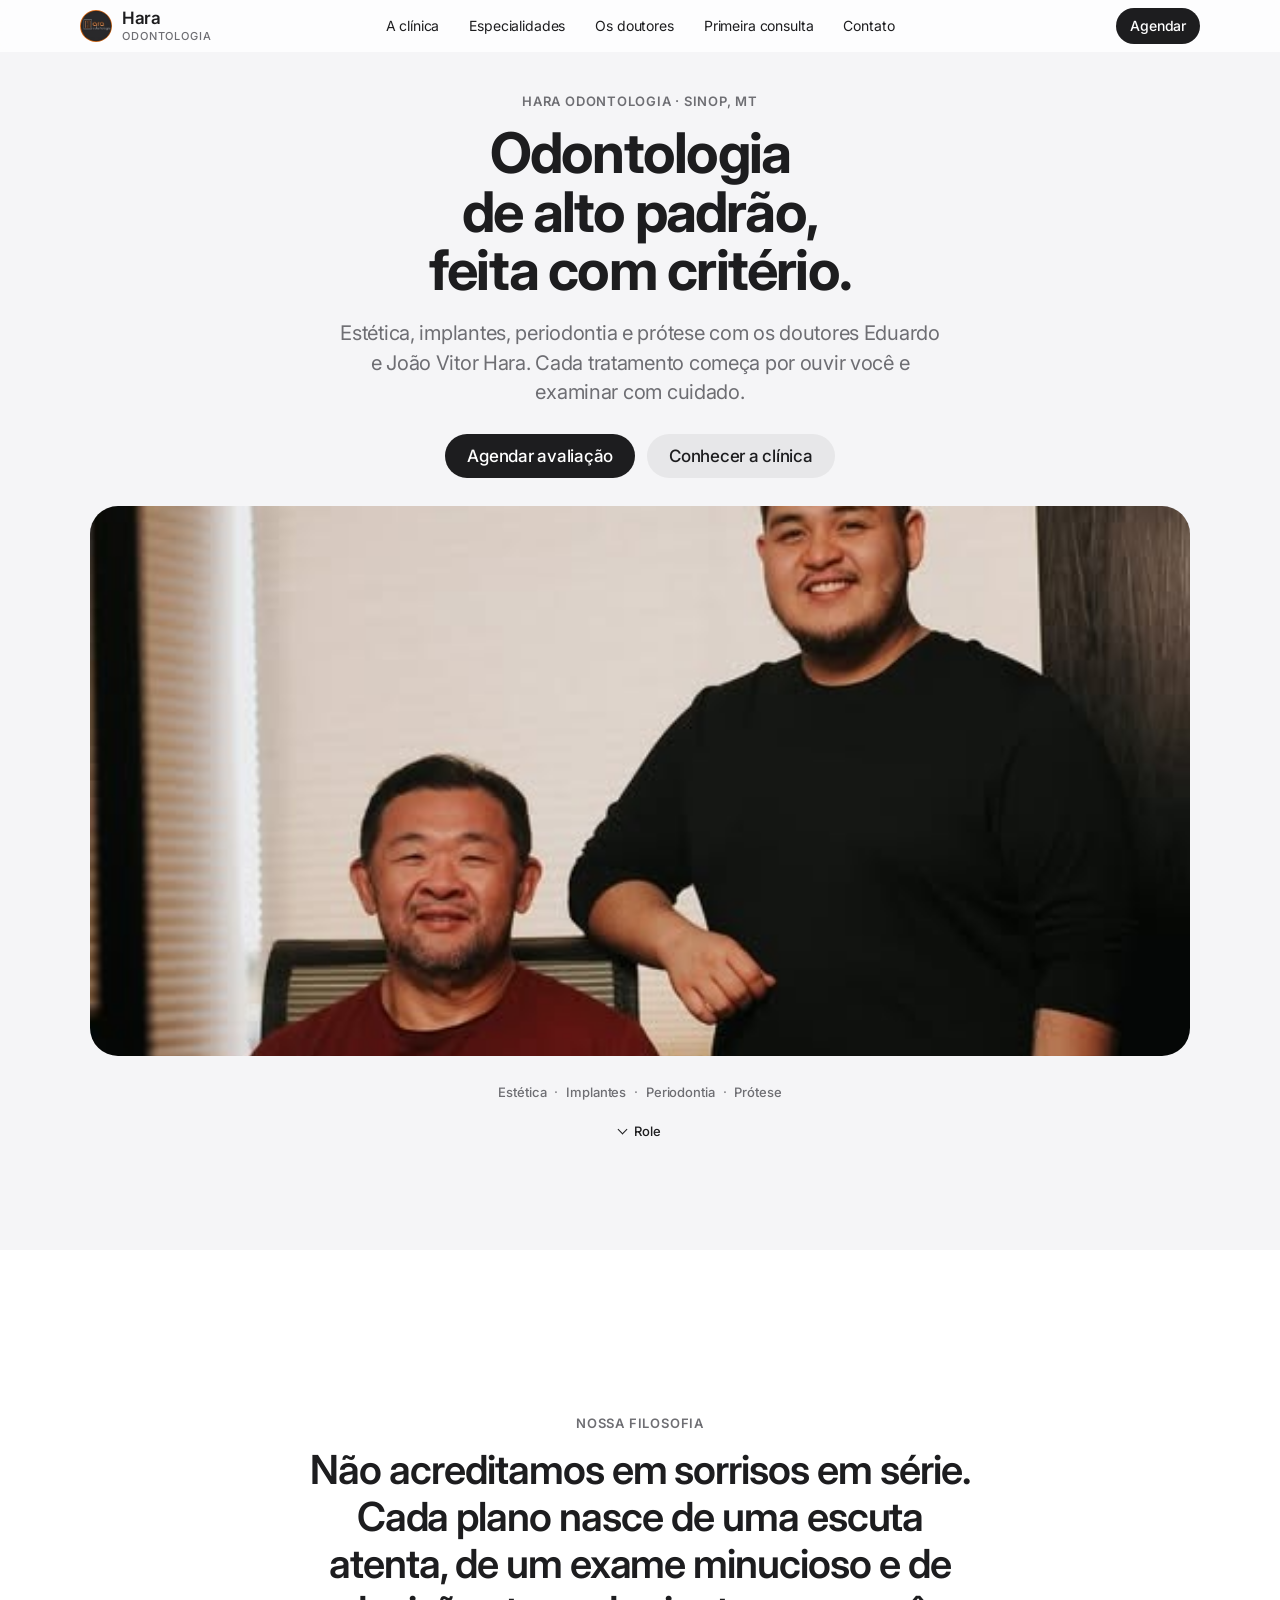
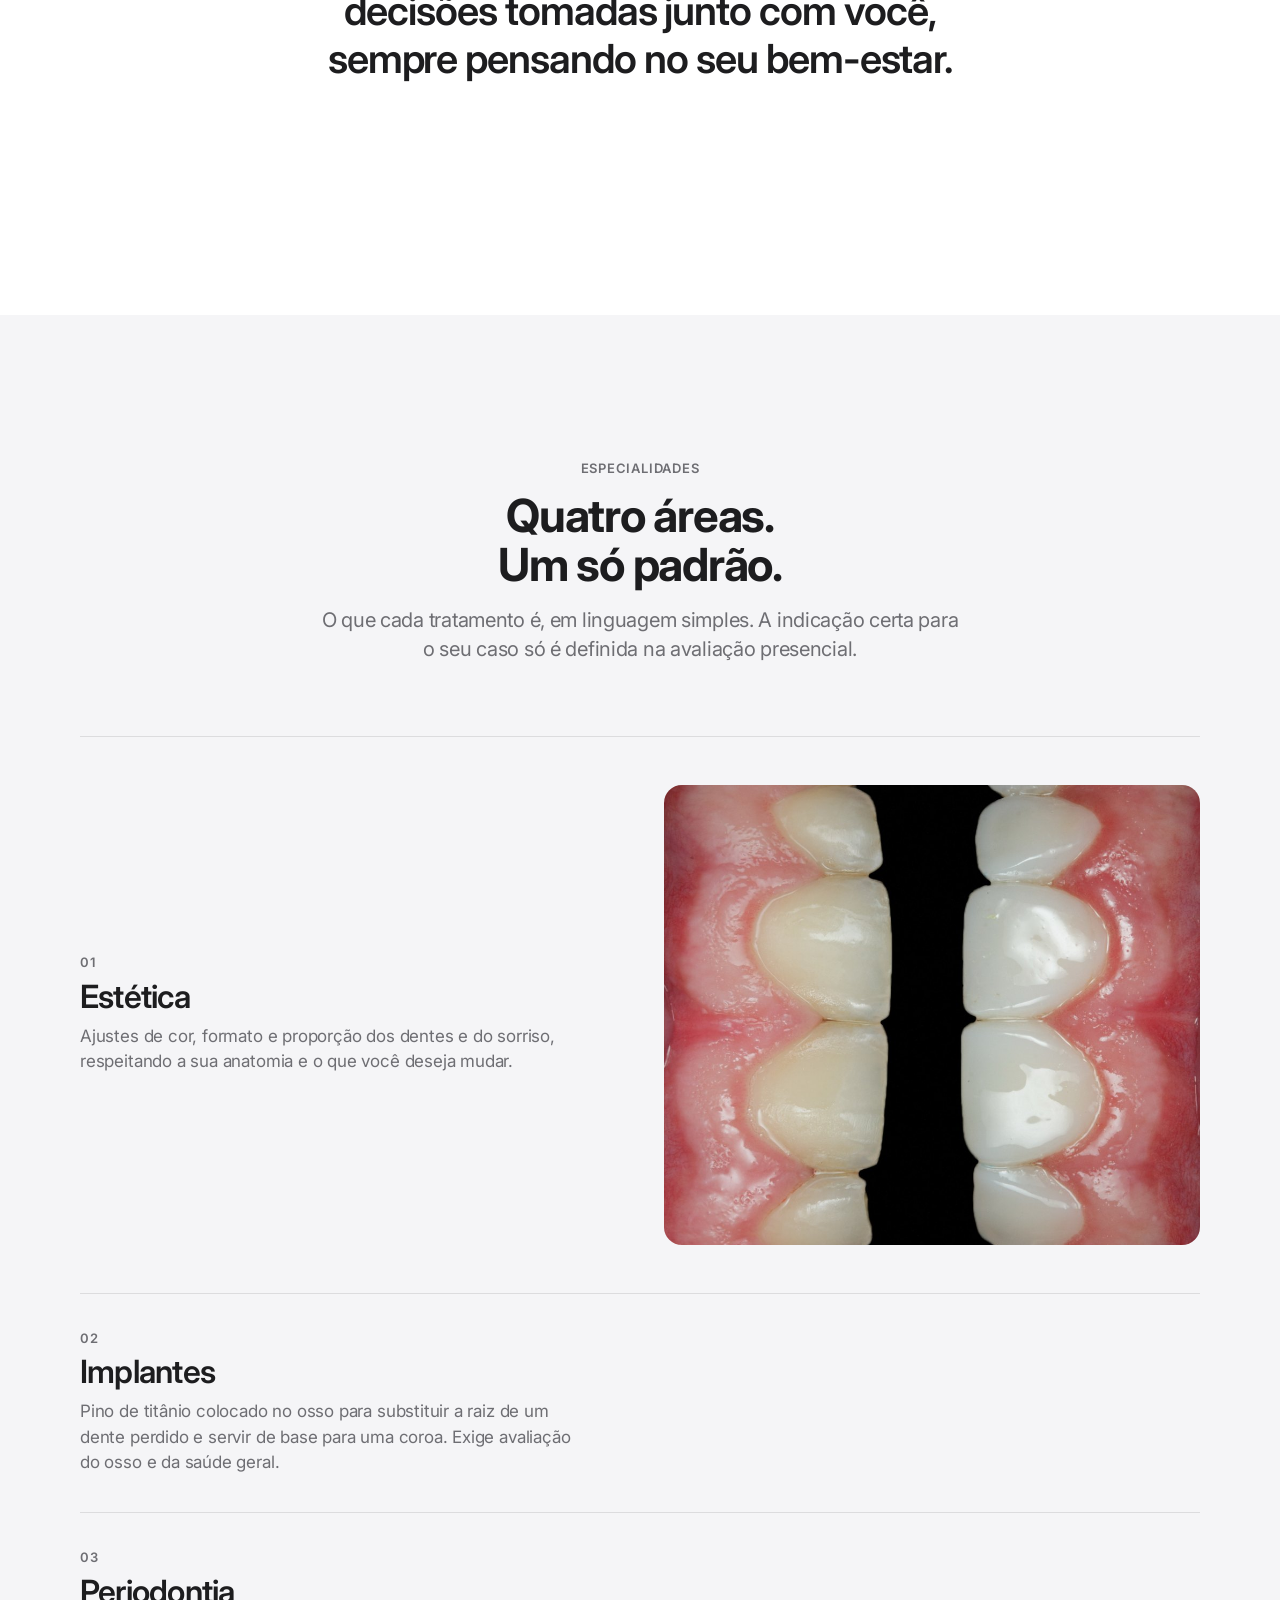
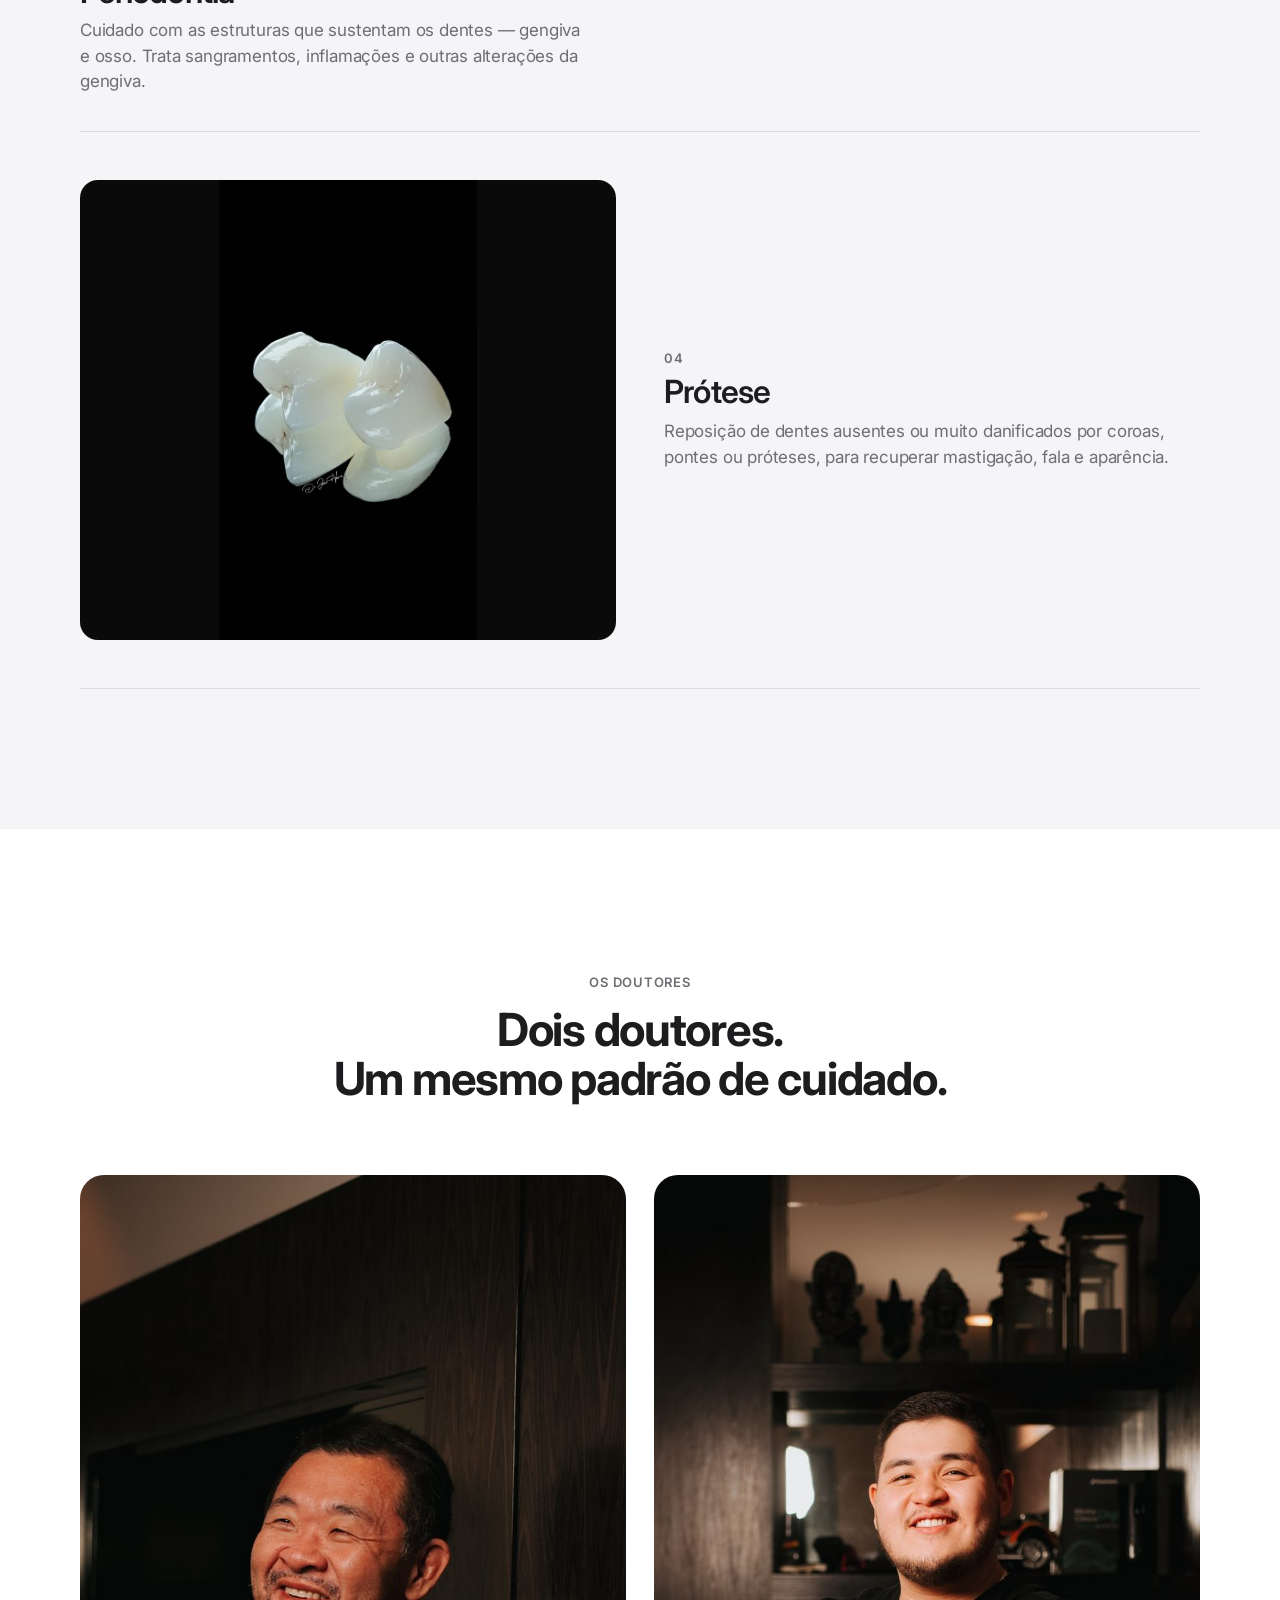
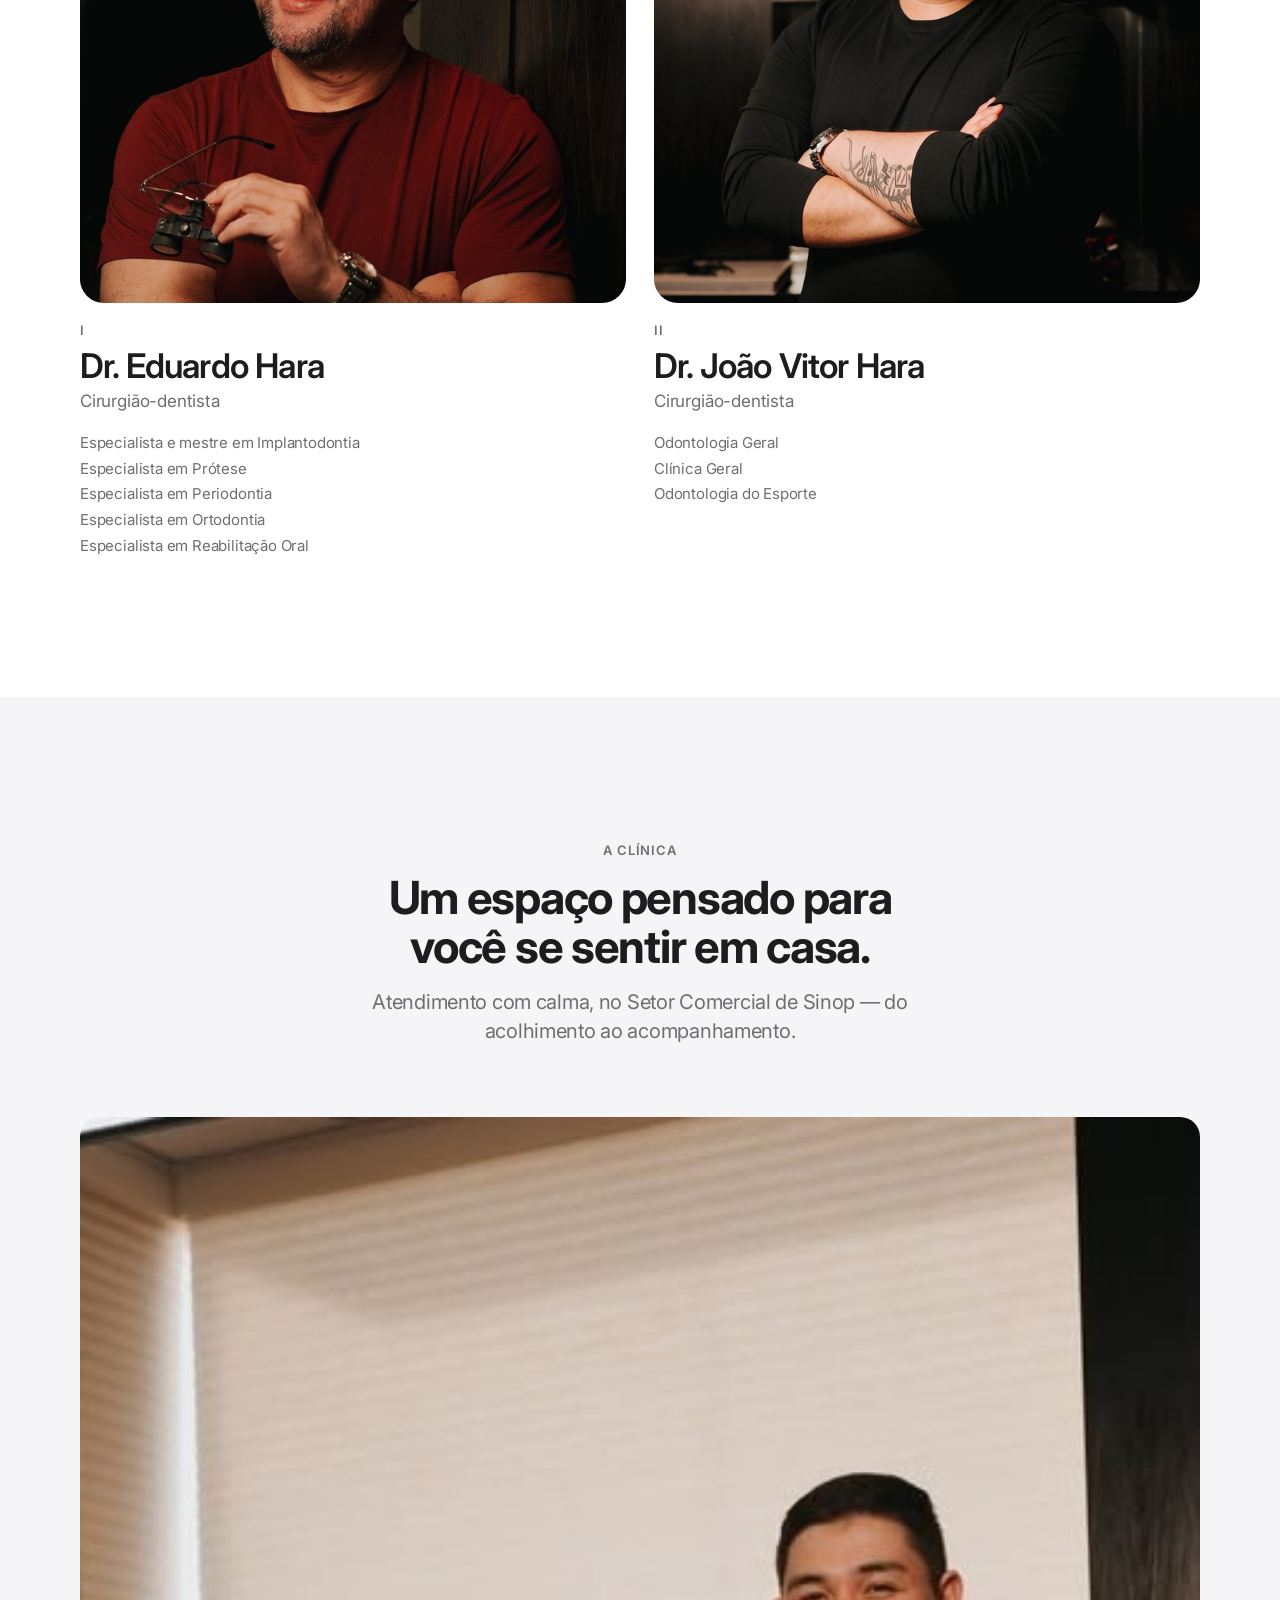
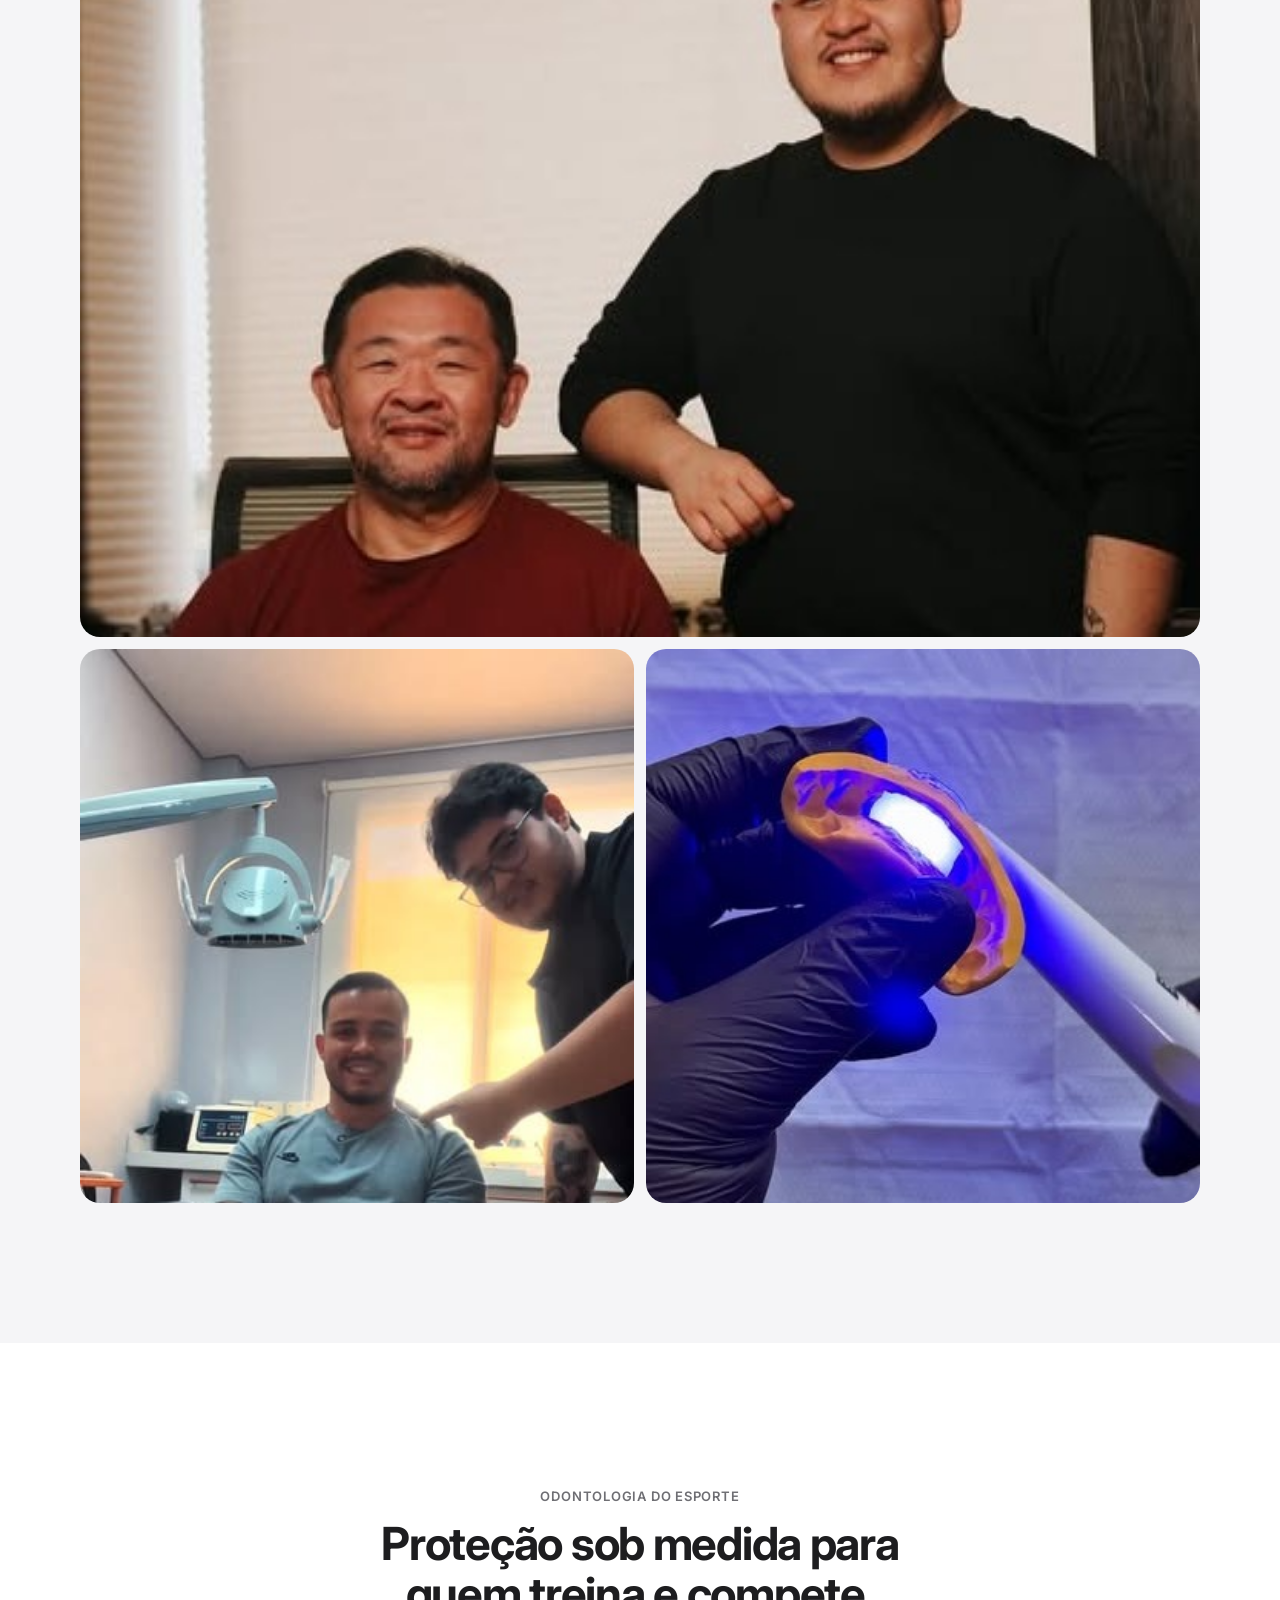
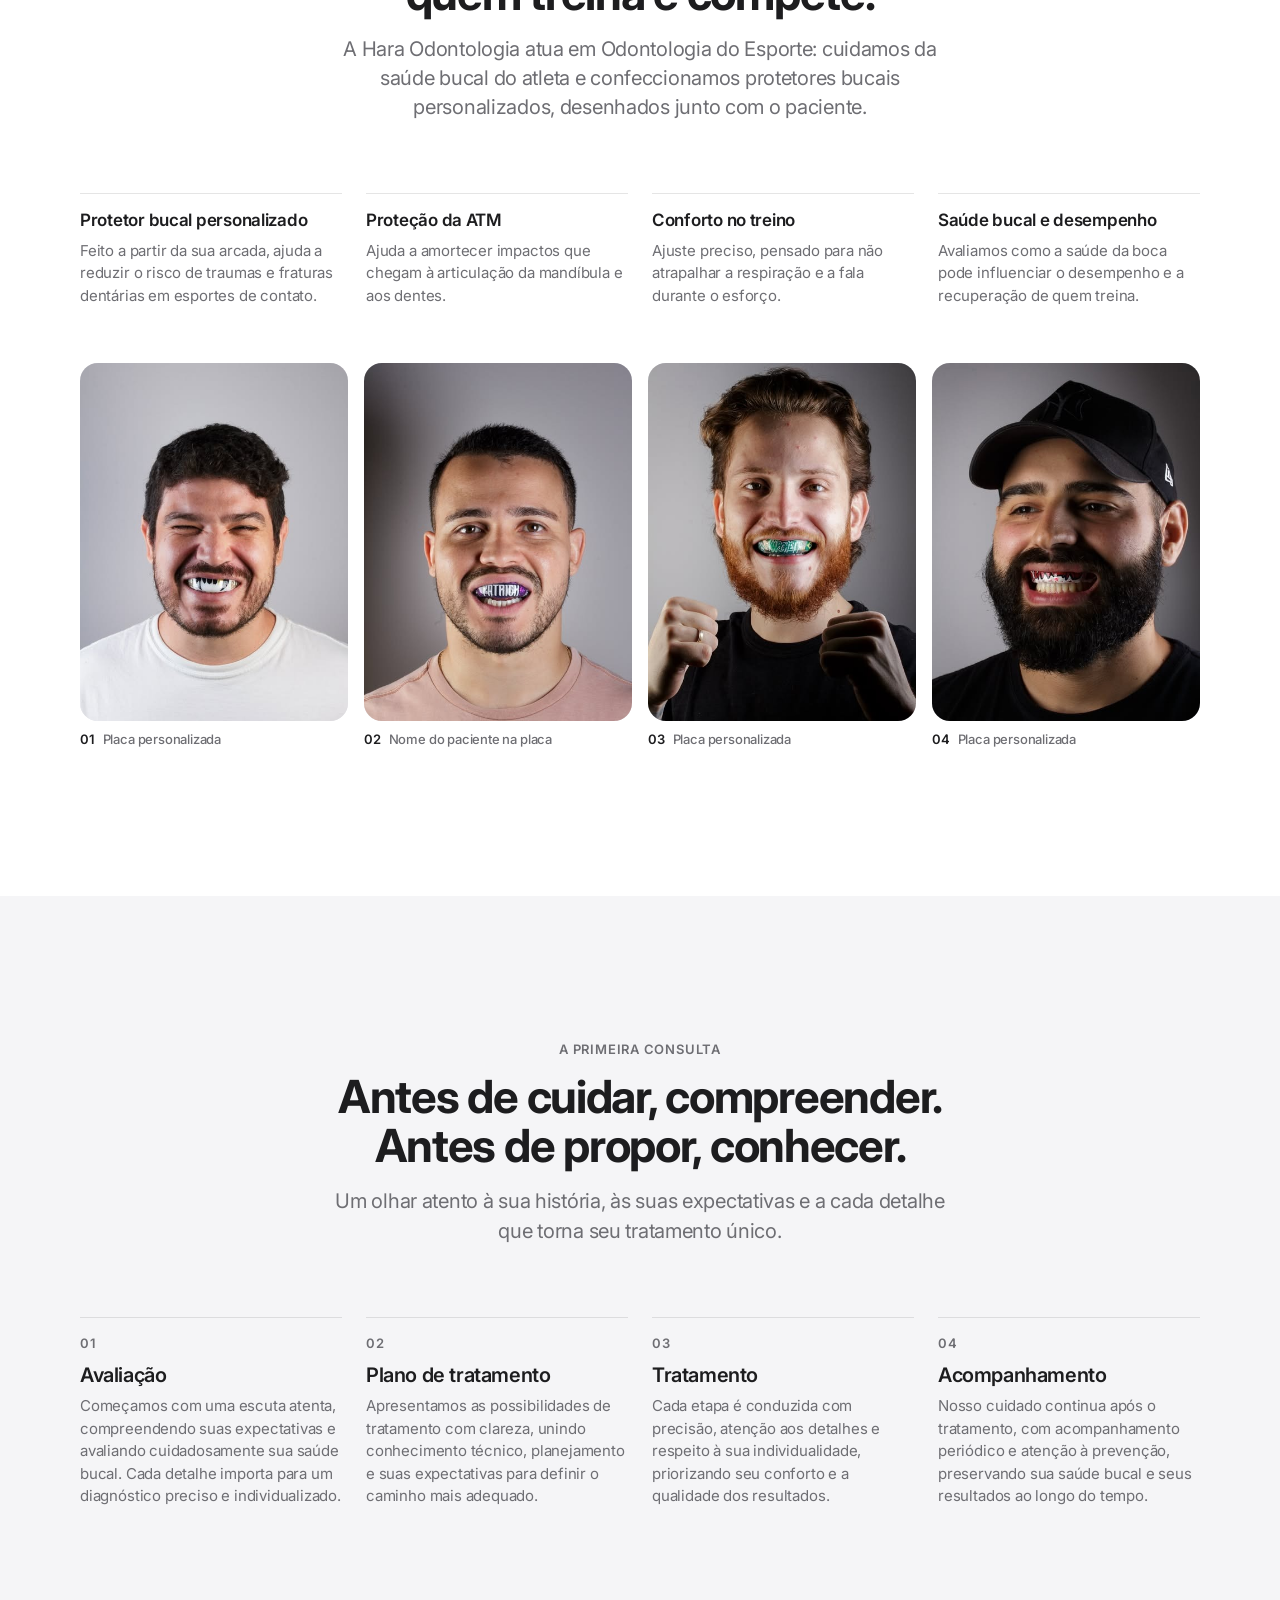
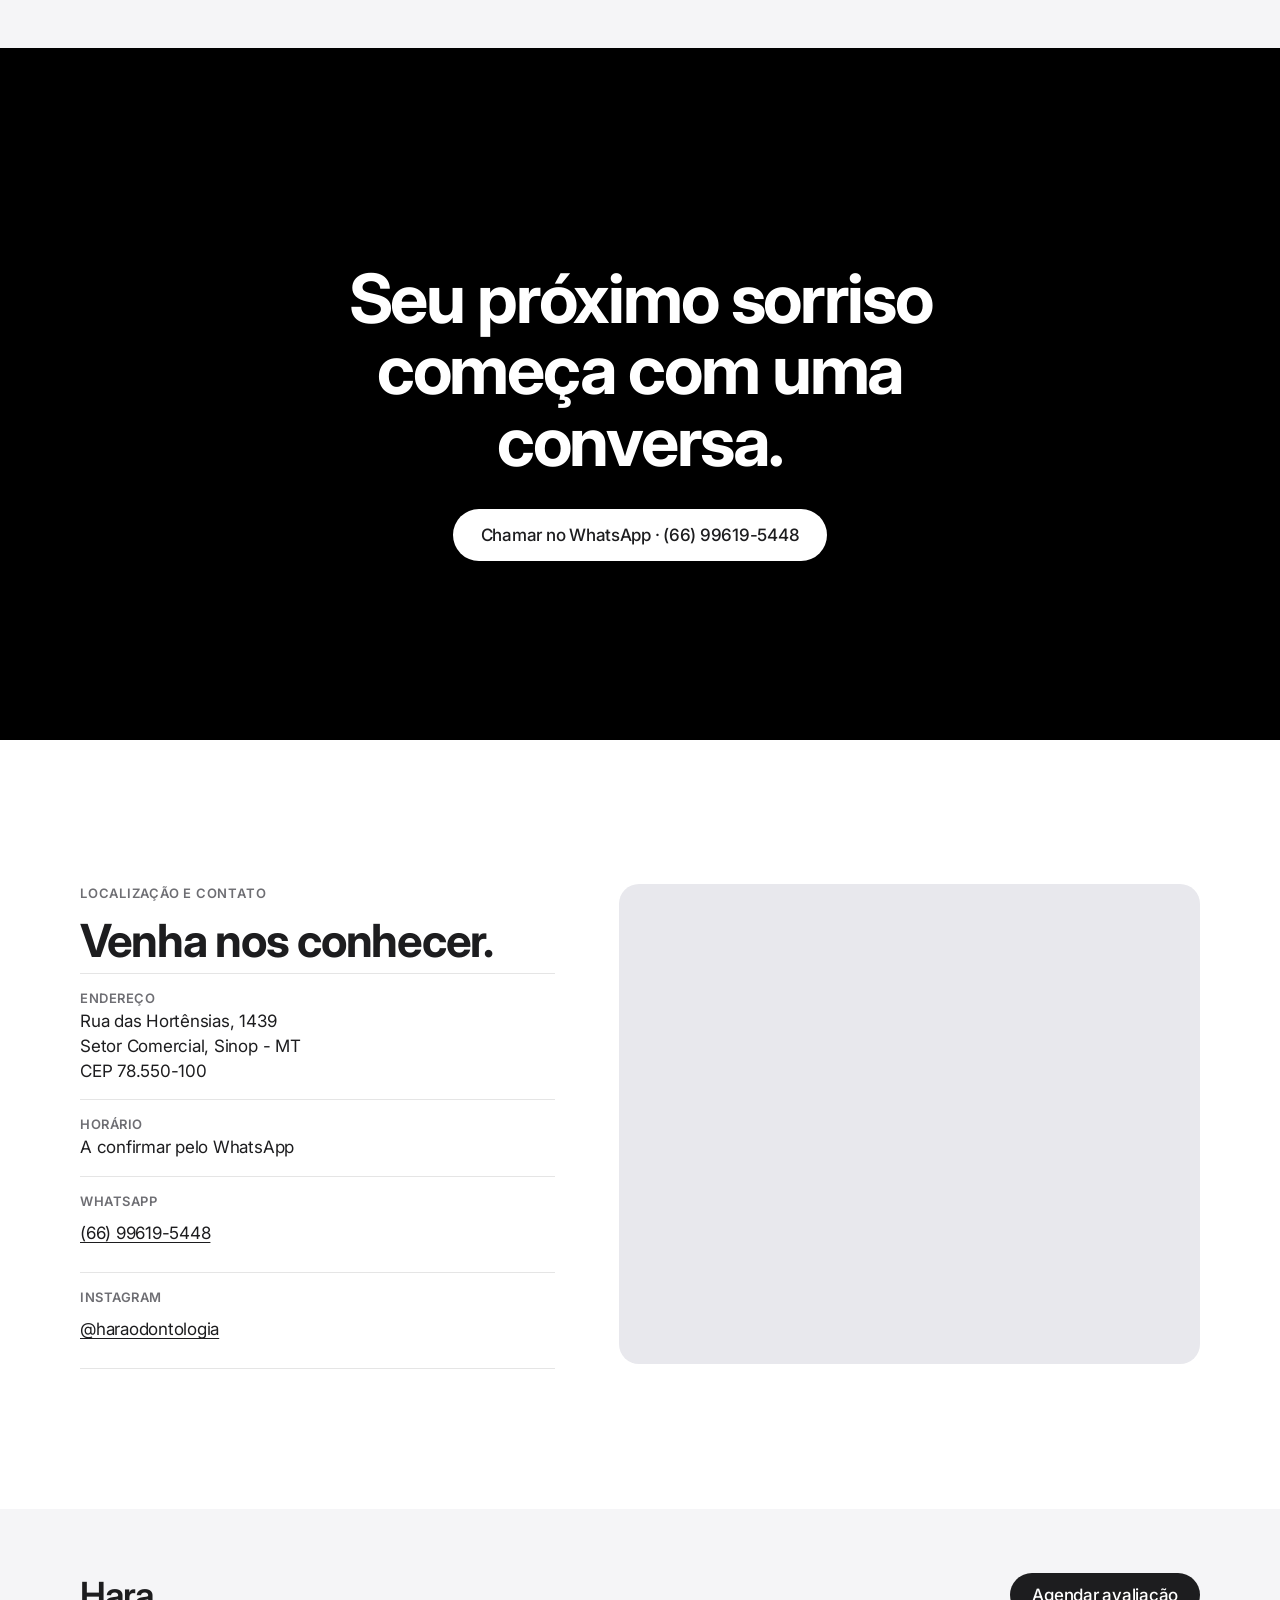
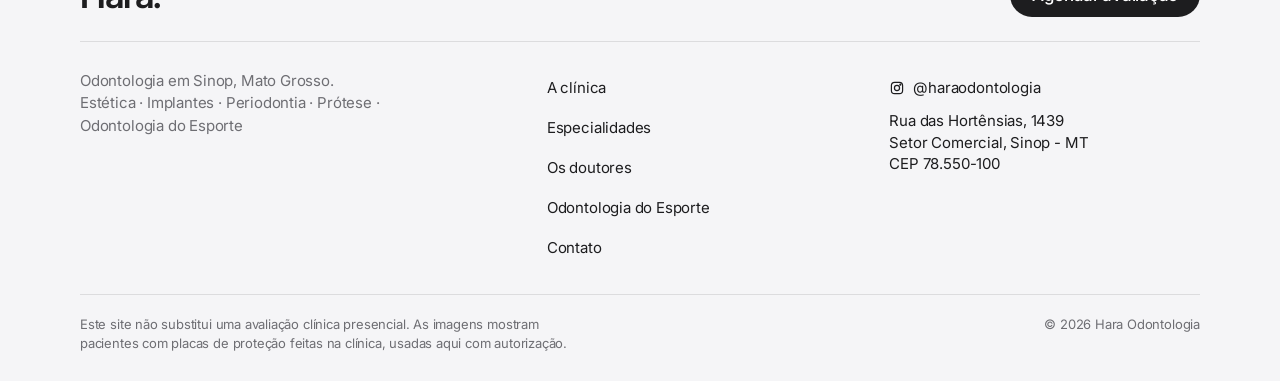
<file: index.html>
<!doctype html>
<html lang="pt-BR">
<head>
  <meta charset="utf-8">
  <meta name="viewport" content="width=device-width, initial-scale=1">
  <title>Dentista em Sinop-MT | Hara Odontologia — Implantes, Estética</title>
  <meta name="description" content="Dentista em Sinop-MT: estética, implantes, periodontia, prótese e Odontologia do Esporte com os doutores Eduardo Hara e João Vitor Hara. Agende pelo WhatsApp.">
  <link rel="canonical" href="https://haraodontologia.com.br/">
  <meta name="robots" content="index, follow, max-image-preview:large">
  <meta name="theme-color" content="#f5f5f7">
  <meta name="color-scheme" content="light">
  <meta name="google-site-verification" content="2xSVceuhL1mnDP8ZiSya4FTEMyY4I6LVE78lKhFYuyc" />
  <meta name="geo.region" content="BR-MT">
  <meta name="geo.placename" content="Sinop">
  <link rel="icon" href="favicon.svg" type="image/svg+xml">
  <link rel="icon" href="favicon.ico" sizes="48x48">
  <link rel="apple-touch-icon" href="apple-touch-icon.png">

  <meta property="og:type" content="website">
  <meta property="og:locale" content="pt_BR">
  <meta property="og:site_name" content="Hara Odontologia">
  <meta property="og:title" content="Dentista em Sinop-MT | Hara Odontologia">
  <meta property="og:description" content="Estética, implantes, periodontia e prótese em Sinop-MT com os doutores Eduardo Hara e João Vitor Hara. Agende pelo WhatsApp.">
  <meta property="og:url" content="https://haraodontologia.com.br/">
  <meta property="og:image" content="https://haraodontologia.com.br/assets/img/og.jpg">
  <meta property="og:image:width" content="1200">
  <meta property="og:image:height" content="630">
  <meta property="og:image:alt" content="Dr. Eduardo Hara e Dr. João Vitor Hara no consultório da Hara Odontologia, em Sinop-MT">
  <meta name="twitter:card" content="summary_large_image">
  <meta name="twitter:title" content="Dentista em Sinop-MT | Hara Odontologia">
  <meta name="twitter:description" content="Estética, implantes, periodontia e prótese em Sinop-MT com os doutores Eduardo Hara e João Vitor Hara.">
  <meta name="twitter:image" content="https://haraodontologia.com.br/assets/img/og.jpg">

  <link rel="preload" as="image" href="assets/img/hero.jpg" fetchpriority="high">
  <link rel="preconnect" href="https://fonts.googleapis.com">
  <link rel="preconnect" href="https://fonts.gstatic.com" crossorigin>
  <link rel="stylesheet" href="https://fonts.googleapis.com/css2?family=Inter:wght@400;500;600;700&display=swap">
  <link rel="stylesheet" href="styles.css?v=8">

  <script type="application/ld+json">
{
  "@context": "https://schema.org",
  "@graph": [
    {
      "@type": "Dentist",
      "@id": "https://haraodontologia.com.br/#clinica",
      "name": "Hara Odontologia",
      "url": "https://haraodontologia.com.br/",
      "logo": "https://haraodontologia.com.br/assets/img/avatar.jpg",
      "image": [
        "https://haraodontologia.com.br/assets/img/og.jpg",
        "https://haraodontologia.com.br/assets/img/hero.jpg",
        "https://haraodontologia.com.br/assets/img/clinica-04.jpg"
      ],
      "description": "Clínica odontológica em Sinop-MT com os cirurgiões-dentistas Eduardo Hara e João Vitor Hara. Estética, implantes, periodontia, prótese e Odontologia do Esporte, com protetores bucais personalizados.",
      "telephone": "+55-66-99619-5448",
      "address": {
        "@type": "PostalAddress",
        "streetAddress": "Rua das Hortênsias, 1439 — Setor Comercial",
        "addressLocality": "Sinop",
        "addressRegion": "MT",
        "postalCode": "78550-100",
        "addressCountry": "BR"
      },
      "areaServed": {
        "@type": "City",
        "name": "Sinop",
        "containedInPlace": {
          "@type": "State",
          "name": "Mato Grosso"
        }
      },
      "medicalSpecialty": "Dentistry",
      "availableService": [
        {
          "@type": "MedicalProcedure",
          "name": "Odontologia estética"
        },
        {
          "@type": "MedicalProcedure",
          "name": "Implantes dentários"
        },
        {
          "@type": "MedicalProcedure",
          "name": "Periodontia"
        },
        {
          "@type": "MedicalProcedure",
          "name": "Prótese dentária"
        },
        {
          "@type": "MedicalProcedure",
          "name": "Placas de proteção personalizadas"
        },
        {
          "@type": "MedicalProcedure",
          "name": "Odontologia do Esporte"
        },
        {
          "@type": "MedicalProcedure",
          "name": "Protetores bucais personalizados"
        }
      ],
      "employee": [
        {
          "@id": "https://haraodontologia.com.br/#dr-eduardo-hara"
        },
        {
          "@id": "https://haraodontologia.com.br/#dr-joao-vitor-hara"
        }
      ],
      "contactPoint": {
        "@type": "ContactPoint",
        "telephone": "+55-66-99619-5448",
        "contactType": "agendamento",
        "availableLanguage": "pt-BR",
        "url": "https://wa.me/5566996195448"
      },
      "sameAs": [
        "https://www.instagram.com/haraodontologia/"
      ],
      "knowsAbout": [
        "Estética",
        "Implantes",
        "Periodontia",
        "Prótese",
        "Odontologia do Esporte"
      ]
    },
    {
      "@type": "Person",
      "@id": "https://haraodontologia.com.br/#dr-eduardo-hara",
      "name": "Dr. Eduardo Hara",
      "jobTitle": "Cirurgião-dentista",
      "image": "https://haraodontologia.com.br/assets/img/dr-eduardo-v2.jpg",
      "worksFor": {
        "@id": "https://haraodontologia.com.br/#clinica"
      },
      "knowsAbout": ["Implantodontia", "Prótese dentária", "Periodontia", "Ortodontia", "Reabilitação oral"]
    },
    {
      "@type": "Person",
      "@id": "https://haraodontologia.com.br/#dr-joao-vitor-hara",
      "name": "Dr. João Vitor Hara",
      "jobTitle": "Cirurgião-dentista",
      "image": "https://haraodontologia.com.br/assets/img/dr-joao-v2.jpg",
      "worksFor": {
        "@id": "https://haraodontologia.com.br/#clinica"
      },
      "knowsAbout": ["Odontologia geral", "Clínica geral", "Odontologia do esporte"]
    },
    {
      "@type": "FAQPage",
      "@id": "https://haraodontologia.com.br/#faq",
      "mainEntity": [
        {
          "@type": "Question",
          "name": "Onde fica a Hara Odontologia?",
          "acceptedAnswer": {
            "@type": "Answer",
            "text": "Na Rua das Hortênsias, 1439, Setor Comercial, Sinop - MT, CEP 78.550-100."
          }
        },
        {
          "@type": "Question",
          "name": "Quais tratamentos a Hara Odontologia oferece?",
          "acceptedAnswer": {
            "@type": "Answer",
            "text": "Estética, implantes, periodontia e prótese. A clínica também atua em Odontologia do Esporte, com protetores bucais personalizados para quem treina e compete."
          }
        },
        {
          "@type": "Question",
          "name": "A Hara Odontologia atua em Odontologia do Esporte?",
          "acceptedAnswer": {
            "@type": "Answer",
            "text": "Sim. A clínica confecciona protetores bucais personalizados, que ajudam a reduzir o risco de traumas e fraturas dentárias em esportes de contato, ajudam a amortecer impactos na articulação da mandíbula (ATM) e são ajustados para não atrapalhar a respiração e a fala. Também avalia como a saúde bucal pode influenciar o desempenho e a recuperação de quem treina."
          }
        },
        {
          "@type": "Question",
          "name": "Quem são os dentistas da Hara Odontologia?",
          "acceptedAnswer": {
            "@type": "Answer",
            "text": "Dr. Eduardo Hara e Dr. João Vitor Hara, cirurgiões-dentistas."
          }
        },
        {
          "@type": "Question",
          "name": "Como agendar uma consulta?",
          "acceptedAnswer": {
            "@type": "Answer",
            "text": "Pelo WhatsApp (66) 99619-5448."
          }
        },
        {
          "@type": "Question",
          "name": "Qual é o horário de atendimento?",
          "acceptedAnswer": {
            "@type": "Answer",
            "text": "O horário é confirmado pelo WhatsApp (66) 99619-5448."
          }
        },
        {
          "@type": "Question",
          "name": "Como funciona a primeira consulta?",
          "acceptedAnswer": {
            "@type": "Answer",
            "text": "Em quatro etapas: avaliação, com escuta atenta das suas expectativas e exame cuidadoso da saúde bucal; plano de tratamento, apresentando as possibilidades com clareza; tratamento, conduzido com precisão e priorizando seu conforto; e acompanhamento periódico, com atenção à prevenção."
          }
        },
        {
          "@type": "Question",
          "name": "O que é um implante dentário?",
          "acceptedAnswer": {
            "@type": "Answer",
            "text": "Um pino de titânio colocado no osso para substituir a raiz de um dente perdido e servir de base para uma coroa. Exige avaliação do osso e da saúde geral."
          }
        },
        {
          "@type": "Question",
          "name": "O que trata a periodontia?",
          "acceptedAnswer": {
            "@type": "Answer",
            "text": "As estruturas que sustentam os dentes — gengiva e osso —, incluindo sangramentos, inflamações e outras alterações da gengiva."
          }
        },
        {
          "@type": "Question",
          "name": "O site substitui uma avaliação?",
          "acceptedAnswer": {
            "@type": "Answer",
            "text": "Não. A indicação certa para cada caso só é definida na avaliação clínica presencial."
          }
        }
      ]
    }
  ]
}
  </script>
  <!-- Meta Pixel Code -->
  <script>
  !function(f,b,e,v,n,t,s){if(f.fbq)return;n=f.fbq=function(){n.callMethod?
  n.callMethod.apply(n,arguments):n.queue.push(arguments)};if(!f._fbq)f._fbq=n;
  n.push=n;n.loaded=!0;n.version='2.0';n.queue=[];t=b.createElement(e);t.async=!0;
  t.src=v;s=b.getElementsByTagName(e)[0];s.parentNode.insertBefore(t,s)}(window,
  document,'script','https://connect.facebook.net/en_US/fbevents.js');
  fbq('init', '1127389279664783');
  window.__pvEventID = 'pv-' + Date.now().toString(36) + '-' + Math.random().toString(36).slice(2, 10);
  fbq('track', 'PageView', {}, { eventID: window.__pvEventID });
  </script>
  <!-- End Meta Pixel Code -->
  <script src="tracking.js" defer></script>
</head>
<body>
  <noscript><img height="1" width="1" style="display:none" alt="" src="https://www.facebook.com/tr?id=1127389279664783&ev=PageView&noscript=1"></noscript>
  <a class="skip" href="#conteudo">Ir para o conteúdo</a>

  <header class="nav" id="nav">
    <div class="nav__in">
      <a class="brand" href="#topo" aria-label="Hara Odontologia, início">
        <img class="brand__logo" src="assets/img/avatar.jpg" alt="Logo da Hara Odontologia" width="150" height="150">
        <span class="brand__name">Hara<small>Odontologia</small></span>
      </a>
      <nav class="nav__links" id="menu" aria-label="Principal">
        <a href="#manifesto"><span>01</span>A clínica</a>
        <a href="#especialidades"><span>02</span>Especialidades</a>
        <a href="#doutores"><span>03</span>Os doutores</a>
        <a href="#consulta"><span>04</span>Primeira consulta</a>
        <a href="#contato"><span>05</span>Contato</a>
        <a class="btn btn--solid nav__cta nav__cta--menu" href="https://wa.me/5566996195448?text=Ol%C3%A1%2C%20gostaria%20de%20agendar%20uma%20consulta" target="_blank" rel="noopener">Agendar</a>
      </nav>
      <div class="nav__end">
        <a class="btn btn--solid btn--sm nav__cta nav__cta--bar" href="https://wa.me/5566996195448?text=Ol%C3%A1%2C%20gostaria%20de%20agendar%20uma%20consulta" target="_blank" rel="noopener">Agendar</a>
        <button class="nav__toggle" id="toggle" type="button" aria-expanded="false" aria-controls="menu" aria-label="Abrir menu">
          <span></span><span></span>
        </button>
      </div>
    </div>
  </header>

  <main id="conteudo">
    <!-- HERO -->
    <section class="hero" id="topo">
      <div class="wrap hero__in">
        <p class="kicker hero__kicker" data-in>Hara Odontologia · Sinop, MT</p>
        <h1 class="hero__title" data-in>Odontologia<br>de alto padrão,<br>feita com <em>critério.</em></h1>
        <p class="sub hero__lede" data-in>Estética, implantes, periodontia e prótese com os doutores Eduardo e João Vitor Hara. Cada tratamento começa por ouvir você e examinar com cuidado.</p>
        <div class="hero__ctas" data-in>
          <a class="btn btn--solid" href="https://wa.me/5566996195448?text=Ol%C3%A1%2C%20gostaria%20de%20agendar%20uma%20consulta" target="_blank" rel="noopener">Agendar avaliação</a>
          <a class="btn btn--line" href="#manifesto">Conhecer a clínica</a>
        </div>
      </div>
      <div class="wrap">
        <div class="hero__media" data-in>
          <img src="assets/img/hero.jpg" alt="Dr. Eduardo Hara e Dr. João Vitor Hara no consultório da clínica" width="512" height="640" fetchpriority="high">
        </div>
        <div class="hero__bar" data-in>
          <p class="hero__services"><span>Estética</span><span>Implantes</span><span>Periodontia</span><span>Prótese</span></p>
          <a class="hero__scroll" href="#manifesto" aria-label="Rolar para o conteúdo">Role</a>
        </div>
      </div>
    </section>

    <!-- MANIFESTO -->
    <section class="manifesto" id="manifesto">
      <div class="wrap manifesto__in">
        <p class="kicker reveal">Nossa filosofia</p>
        <p class="manifesto__text reveal">Não acreditamos em sorrisos em série. Cada plano nasce de uma escuta atenta, de um exame minucioso e de decisões tomadas <em>junto com você</em>, sempre pensando no seu bem-estar.</p>
        <div class="manifesto__sign reveal">
          <p>Dr. Eduardo Hara<br>Dr. João Vitor Hara</p>
        </div>
      </div>
    </section>

    <!-- ESPECIALIDADES -->
    <section class="spec" id="especialidades">
      <div class="wrap">
        <header class="section-head">
          <p class="kicker reveal">Especialidades</p>
          <h2 class="h2 reveal">Quatro áreas.<br>Um só <em>padrão</em>.</h2>
          <p class="sub reveal">O que cada tratamento é, em linguagem simples. A indicação certa para o seu caso só é definida na avaliação presencial.</p>
        </header>
        <ol class="spec__list">
          <li class="spec__row reveal" data-k="0">
            <div class="spec__copy">
              <span class="spec__n">01</span>
              <h3 class="spec__name">Estética</h3>
              <p>Ajustes de cor, formato e proporção dos dentes e do sorriso, respeitando a sua anatomia e o que você deseja mudar.</p>
            </div>
            <div class="spec__media">
              <img src="assets/img/estetica-casos.jpg" alt="Caso de estética dental: antes e depois do sorriso" width="1000" height="1100" loading="lazy">
            </div>
          </li>
          <li class="spec__row reveal" data-k="1">
            <div class="spec__copy">
              <span class="spec__n">02</span>
              <h3 class="spec__name">Implantes</h3>
              <p>Pino de titânio colocado no osso para substituir a raiz de um dente perdido e servir de base para uma coroa. Exige avaliação do osso e da saúde geral.</p>
            </div>
          </li>
          <li class="spec__row reveal" data-k="2">
            <div class="spec__copy">
              <span class="spec__n">03</span>
              <h3 class="spec__name">Periodontia</h3>
              <p>Cuidado com as estruturas que sustentam os dentes — gengiva e osso. Trata sangramentos, inflamações e outras alterações da gengiva.</p>
            </div>
          </li>
          <li class="spec__row reveal" data-k="3">
            <div class="spec__copy">
              <span class="spec__n">04</span>
              <h3 class="spec__name">Prótese</h3>
              <p>Reposição de dentes ausentes ou muito danificados por coroas, pontes ou próteses, para recuperar mastigação, fala e aparência.</p>
            </div>
            <div class="spec__media">
              <img src="assets/img/protese.webp" alt="Coroas de cerâmica confeccionadas pelo Dr. João Vitor Hara" width="563" height="1000" loading="lazy">
            </div>
          </li>
        </ol>
      </div>
    </section>

    <!-- DOUTORES -->
    <section class="docs" id="doutores">
      <div class="wrap">
        <header class="section-head">
          <p class="kicker reveal">Os doutores</p>
          <h2 class="h2 reveal">Dois doutores.<br>Um mesmo <em>padrão</em> de cuidado.</h2>
        </header>
        <div class="docs__grid">
          <article class="doc reveal">
            <div class="doc__photo"><img src="assets/img/dr-eduardo-v2.jpg" alt="Retrato do Dr. Eduardo Hara" width="720" height="1410" loading="lazy"></div>
            <div class="doc__body">
              <span class="doc__idx">I</span>
              <h3 class="doc__name">Dr. Eduardo <em>Hara</em></h3>
              <p class="doc__role">Cirurgião-dentista</p>
              <!-- TODO: CRO -->
              <ul class="doc__tags"><li>Especialista e mestre em Implantodontia</li><li>Especialista em Prótese</li><li>Especialista em Periodontia</li><li>Especialista em Ortodontia</li><li>Especialista em Reabilitação Oral</li></ul>
            </div>
          </article>
          <article class="doc reveal">
            <div class="doc__photo"><img src="assets/img/dr-joao-v2.jpg" alt="Retrato do Dr. João Vitor Hara" width="720" height="1410" loading="lazy"></div>
            <div class="doc__body">
              <span class="doc__idx">II</span>
              <h3 class="doc__name">Dr. João Vitor <em>Hara</em></h3>
              <p class="doc__role">Cirurgião-dentista</p>
              <!-- TODO: CRO -->
              <ul class="doc__tags"><li>Odontologia Geral</li><li>Clínica Geral</li><li>Odontologia do Esporte</li></ul>
            </div>
          </article>
        </div>
      </div>
    </section>

    <!-- CLÍNICA -->
    <section class="clinic" id="clinica">
      <div class="wrap">
        <header class="section-head">
          <p class="kicker reveal">A clínica</p>
          <h2 class="h2 reveal">Um espaço pensado para você se sentir <em>em casa</em>.</h2>
          <p class="sub reveal">Atendimento com calma, no Setor Comercial de Sinop — do acolhimento ao acompanhamento.</p>
        </header>
        <div class="clinic__grid">
          <figure class="clinic__a reveal"><img src="assets/img/clinica-04.jpg" alt="Dr. Eduardo Hara e Dr. João Vitor Hara no consultório da clínica" width="460" height="460" loading="lazy"></figure>
          <figure class="clinic__b reveal"><img src="assets/img/clinica-01.jpg" alt="Atendimento no consultório, com o Dr. João Vitor Hara e um paciente" width="361" height="361" loading="lazy"></figure>
          <figure class="clinic__c reveal"><img src="assets/img/clinica-02.jpg" alt="Confecção de uma placa de proteção, com a resina sob luz de fotopolimerização" width="360" height="360" loading="lazy"></figure>
        </div>
      </div>
    </section>

    <!-- PLACAS -->
    <section class="plates" id="placas">
      <div class="wrap">
        <header class="section-head">
          <p class="kicker reveal">Odontologia do Esporte</p>
          <h2 class="h2 reveal">Proteção sob medida para quem <em>treina e compete</em>.</h2>
          <p class="sub reveal">A Hara Odontologia atua em Odontologia do Esporte: cuidamos da saúde bucal do atleta e confeccionamos protetores bucais personalizados, desenhados junto com o paciente.</p>
        </header>
        <ul class="plates__points" aria-label="Por que a Odontologia do Esporte importa">
          <li class="reveal"><h3>Protetor bucal personalizado</h3><p>Feito a partir da sua arcada, ajuda a reduzir o risco de traumas e fraturas dentárias em esportes de contato.</p></li>
          <li class="reveal"><h3>Proteção da ATM</h3><p>Ajuda a amortecer impactos que chegam à articulação da mandíbula e aos dentes.</p></li>
          <li class="reveal"><h3>Conforto no treino</h3><p>Ajuste preciso, pensado para não atrapalhar a respiração e a fala durante o esforço.</p></li>
          <li class="reveal"><h3>Saúde bucal e desempenho</h3><p>Avaliamos como a saúde da boca pode influenciar o desempenho e a recuperação de quem treina.</p></li>
        </ul>
        <div class="plates__rail" role="list">
          <figure class="plate reveal" role="listitem"><div class="plate__img"><img src="assets/img/retrato-01.jpg" alt="Paciente sorrindo com placa de proteção estampada" width="480" height="640" loading="lazy"></div><figcaption><span>01</span>Placa personalizada</figcaption></figure>
          <figure class="plate reveal" role="listitem"><div class="plate__img"><img src="assets/img/retrato-02.jpg" alt="Placa de proteção roxa com o nome do paciente gravado" width="480" height="640" loading="lazy"></div><figcaption><span>02</span>Nome do paciente na placa</figcaption></figure>
          <figure class="plate reveal" role="listitem"><div class="plate__img"><img src="assets/img/retrato-03.jpg" alt="Paciente em pose de luta com placa verde e preta" width="480" height="640" loading="lazy"></div><figcaption><span>03</span>Placa personalizada</figcaption></figure>
          <figure class="plate reveal" role="listitem"><div class="plate__img"><img src="assets/img/retrato-04.jpg" alt="Paciente com placa de proteção personalizada" width="480" height="640" loading="lazy"></div><figcaption><span>04</span>Placa personalizada</figcaption></figure>
        </div>
      </div>
    </section>

    <!-- PRIMEIRA CONSULTA -->
    <section class="steps" id="consulta">
      <div class="wrap">
        <header class="section-head">
          <p class="kicker reveal">A primeira consulta</p>
          <h2 class="h2 reveal">Antes de cuidar, compreender.<br>Antes de propor, <em>conhecer</em>.</h2>
          <p class="sub reveal">Um olhar atento à sua história, às suas expectativas e a cada detalhe que torna seu tratamento único.</p>
        </header>
        <ol class="timeline" id="timeline">
          <li class="tl reveal"><span class="tl__n">01</span><div><h3>Avaliação</h3><p>Começamos com uma escuta atenta, compreendendo suas expectativas e avaliando cuidadosamente sua saúde bucal. Cada detalhe importa para um diagnóstico preciso e individualizado.</p></div></li>
          <li class="tl reveal"><span class="tl__n">02</span><div><h3>Plano de tratamento</h3><p>Apresentamos as possibilidades de tratamento com clareza, unindo conhecimento técnico, planejamento e suas expectativas para definir o caminho mais adequado.</p></div></li>
          <li class="tl reveal"><span class="tl__n">03</span><div><h3>Tratamento</h3><p>Cada etapa é conduzida com precisão, atenção aos detalhes e respeito à sua individualidade, priorizando seu conforto e a qualidade dos resultados.</p></div></li>
          <li class="tl reveal"><span class="tl__n">04</span><div><h3>Acompanhamento</h3><p>Nosso cuidado continua após o tratamento, com acompanhamento periódico e atenção à prevenção, preservando sua saúde bucal e seus resultados ao longo do tempo.</p></div></li>
        </ol>
      </div>
    </section>

    <!-- CTA FINAL -->
    <section class="cta" aria-labelledby="cta-t">
      <div class="wrap cta__in">
        <p class="kicker reveal">Agenda aberta</p>
        <h2 class="cta__title reveal" id="cta-t">Seu próximo sorriso<br>começa com uma <em>conversa</em>.</h2>
        <a class="btn btn--solid btn--xl reveal" href="https://wa.me/5566996195448?text=Ol%C3%A1%2C%20gostaria%20de%20agendar%20uma%20consulta" target="_blank" rel="noopener">Chamar no WhatsApp · (66) 99619-5448</a>
      </div>
    </section>

    <!-- CONTATO -->
    <section class="contact" id="contato">
      <div class="wrap contact__grid">
        <div class="contact__txt">
          <p class="kicker reveal">Localização e contato</p>
          <h2 class="h2 reveal">Venha nos <em>conhecer</em>.</h2>
          <dl class="contact__list reveal">
            <div><dt>Endereço</dt><dd><address>Rua das Hortênsias, 1439<br>Setor Comercial, Sinop - MT<br>CEP 78.550-100</address></dd></div>
            <!-- TODO: horário de atendimento -->
            <div><dt>Horário</dt><dd>A confirmar pelo WhatsApp</dd></div>
            <div><dt>WhatsApp</dt><dd><a class="ulink" href="https://wa.me/5566996195448?text=Ol%C3%A1%2C%20gostaria%20de%20agendar%20uma%20consulta" target="_blank" rel="noopener">(66) 99619-5448</a></dd></div>
            <div><dt>Instagram</dt><dd><a class="ulink" href="https://www.instagram.com/haraodontologia/" target="_blank" rel="noopener">@haraodontologia</a></dd></div>
          </dl>
        </div>
        <div class="map reveal">
          <iframe title="Mapa: Hara Odontologia, Rua das Hortênsias, 1439, Sinop - MT" src="https://www.google.com/maps?q=Rua+das+Hort%C3%AAnsias,+1439,+Setor+Comercial,+Sinop,+MT,+78550-100&amp;output=embed" width="640" height="480" loading="lazy" referrerpolicy="no-referrer-when-downgrade" allowfullscreen></iframe>
        </div>
      </div>
    </section>
  </main>

  <footer class="foot">
    <div class="wrap">
      <div class="foot__top">
        <p class="foot__word">Hara<span>.</span></p>
        <a class="btn btn--solid" href="https://wa.me/5566996195448?text=Ol%C3%A1%2C%20gostaria%20de%20agendar%20uma%20consulta" target="_blank" rel="noopener">Agendar avaliação</a>
      </div>
      <div class="foot__cols">
        <p class="foot__tag">Odontologia em Sinop, Mato Grosso.<br>Estética · Implantes · Periodontia · Prótese · Odontologia do Esporte</p>
        <nav class="foot__col" aria-label="Rodapé">
          <a href="#manifesto">A clínica</a>
          <a href="#especialidades">Especialidades</a>
          <a href="#doutores">Os doutores</a>
          <a href="#placas">Odontologia do Esporte</a>
          <a href="#contato">Contato</a>
        </nav>
        <div class="foot__col">
          <a href="https://www.instagram.com/haraodontologia/" target="_blank" rel="noopener" aria-label="Instagram da Hara Odontologia">
            <svg width="16" height="16" viewBox="0 0 20 20" fill="none" stroke="currentColor" stroke-width="1.5" aria-hidden="true"><rect x="3" y="3" width="14" height="14" rx="4"/><circle cx="10" cy="10" r="3.2"/><circle cx="14.2" cy="5.8" r=".6" fill="currentColor"/></svg>
            @haraodontologia
          </a>
          <span>Rua das Hortênsias, 1439<br>Setor Comercial, Sinop - MT<br>CEP 78.550-100</span>
        </div>
      </div>
      <div class="foot__legal">
        <p>Este site não substitui uma avaliação clínica presencial. As imagens mostram pacientes com placas de proteção feitas na clínica, usadas aqui com autorização.</p>
        <p>© <span id="ano">2026</span> Hara Odontologia</p>
      </div>
    </div>
  </footer>

  <script src="main.js?v=7" defer></script>
</body>
</html>
</file>
<file: styles.css>
/*
  Hara Odontologia — tipografia e hierarquia
  Inspirado na clareza de apple.com: SF Pro nos aparelhos Apple, Inter nos demais.
  Base clara, uma faixa escura, botões em pílula, ritmo amplo.
*/
:root {
  --text: #1d1d1f;
  --muted: #6e6e73;
  --line: rgba(0, 0, 0, 0.1);
  --bg: #ffffff;
  --bg-soft: #f5f5f7;
  --bg-dark: #000000;
  --ink-on-dark: #f5f5f7;
  --muted-on-dark: #a1a1a6;
  --fill: #1d1d1f;
  --fill-hover: #000000;
  --chip: rgba(0, 0, 0, 0.06);
  --chip-hover: rgba(0, 0, 0, 0.1);
  --font: -apple-system, BlinkMacSystemFont, "SF Pro Display", "SF Pro Text", "Helvetica Neue", Inter, sans-serif;
  --max: 1200px;
  --gutter: clamp(20px, 4vw, 40px);
  --section: clamp(80px, 11vw, 140px);
  --ease: cubic-bezier(0.22, 1, 0.36, 1);
  --h1: clamp(2.125rem, 0.95rem + 4.2vw, 3.5rem);
  --h2: clamp(2rem, 1.25rem + 2vw, 3.25rem);
  --sub: clamp(1.0625rem, 0.98rem + 0.35vw, 1.375rem);
}

*, *::before, *::after { box-sizing: border-box; }
html {
  scroll-behavior: smooth;
  scroll-padding-top: 72px;
  -webkit-text-size-adjust: 100%;
  text-size-adjust: 100%;
}
body {
  margin: 0;
  background: var(--bg);
  color: var(--text);
  font-family: var(--font);
  font-size: 1.0625rem;
  font-weight: 400;
  line-height: 1.5;
  letter-spacing: -0.011em;
  -webkit-font-smoothing: antialiased;
  -moz-osx-font-smoothing: grayscale;
  text-rendering: optimizeLegibility;
}
img { display: block; max-width: 100%; height: auto; }
h1, h2, h3, p, ul, ol, dl, dd, figure, address { margin: 0; padding: 0; }
ul, ol { list-style: none; }
address { font-style: normal; }
a { color: inherit; text-decoration: none; }
em { font-style: normal; font-weight: inherit; }
button, input { font-family: inherit; }
::selection { background: var(--text); color: #fff; }
:focus-visible { outline: 2px solid var(--text); outline-offset: 3px; }
.skip {
  position: absolute;
  left: 16px;
  top: -64px;
  z-index: 100;
  background: var(--text);
  color: #fff;
  padding: 12px 16px;
  border-radius: 980px;
}
.skip:focus { top: 12px; }
.wrap {
  width: 100%;
  max-width: var(--max);
  margin-inline: auto;
  padding-inline: var(--gutter);
}
section[id] { scroll-margin-top: 72px; }

/* ---------- escala ---------- */
.kicker {
  display: inline-flex;
  align-items: center;
  margin: 0 0 14px;
  font-size: 0.8125rem;
  font-weight: 600;
  line-height: 1.3;
  letter-spacing: 0.06em;
  text-transform: uppercase;
  color: var(--muted);
}
.h2 {
  font-size: var(--h2);
  font-weight: 700;
  line-height: 1.08;
  letter-spacing: -0.028em;
  text-wrap: balance;
}
.sub {
  font-size: var(--sub);
  font-weight: 400;
  line-height: 1.45;
  letter-spacing: -0.014em;
  color: var(--muted);
}
.section-head {
  max-width: 760px;
  margin: 0 auto clamp(40px, 6vw, 72px);
  text-align: center;
}
.section-head .h2 { margin-bottom: 16px; }
.section-head .sub { max-width: 40rem; margin-inline: auto; }

/* ---------- botões ---------- */
.btn {
  display: inline-flex;
  align-items: center;
  justify-content: center;
  gap: 8px;
  min-height: 44px;
  padding: 12px 22px;
  border: 0;
  border-radius: 980px;
  font-size: 1.0625rem;
  font-weight: 500;
  line-height: 1.2;
  letter-spacing: -0.015em;
  text-align: center;
  cursor: pointer;
  transition: background-color 0.2s var(--ease), color 0.2s var(--ease), transform 0.2s var(--ease);
}
.btn:hover { transform: none; }
.btn:active { transform: scale(0.98); }
.btn--solid { background: var(--fill); color: #fff; }
.btn--solid:hover { background: var(--fill-hover); }
.btn--line { background: var(--chip); color: var(--text); }
.btn--line:hover { background: var(--chip-hover); }
.btn--sm { min-height: 36px; padding: 7px 14px; font-size: 0.875rem; }
.btn--xl { min-height: 52px; padding: 14px 28px; }

/* ---------- header ---------- */
.nav {
  position: fixed;
  inset: 0 0 auto;
  z-index: 60;
  color: var(--text);
  background: transparent;
  border-bottom: 1px solid transparent;
  transition: border-color 0.3s var(--ease);
}
/* Blur sits on a pseudo-element so it does not become the containing block for the fixed menu. */
.nav::before {
  content: "";
  position: absolute;
  inset: 0;
  z-index: 0;
  background: rgba(255, 255, 255, 0.8);
  -webkit-backdrop-filter: saturate(180%) blur(20px);
  backdrop-filter: saturate(180%) blur(20px);
}
.nav.is-scrolled { border-bottom-color: var(--line); }
.nav.is-scrolled::before { background: rgba(255, 255, 255, 0.9); }
.nav__in {
  position: relative;
  z-index: 1;
  max-width: var(--max);
  margin-inline: auto;
  padding-inline: var(--gutter);
  padding-top: env(safe-area-inset-top);
  min-height: calc(52px + env(safe-area-inset-top));
  display: flex;
  align-items: center;
  justify-content: space-between;
  gap: 12px;
}
.brand, .nav__end { position: relative; z-index: 2; }
.brand { display: inline-flex; align-items: center; gap: 10px; flex: none; min-height: 44px; }
.brand__logo { width: 32px; height: 32px; border-radius: 50%; object-fit: cover; }
.brand__name {
  display: grid;
  font-size: 1.0625rem;
  font-weight: 600;
  line-height: 1.05;
  letter-spacing: -0.02em;
}
.brand__name small {
  margin-top: 3px;
  font-size: 0.6875rem;
  font-weight: 500;
  line-height: 1;
  letter-spacing: 0.08em;
  text-transform: uppercase;
  color: var(--muted);
}
.nav__end { display: flex; align-items: center; gap: 4px; flex: none; }
.nav__toggle {
  display: inline-flex;
  align-items: center;
  justify-content: center;
  width: 44px;
  height: 44px;
  border: 0;
  border-radius: 50%;
  background: transparent;
  color: inherit;
  cursor: pointer;
  position: relative;
  z-index: 2;
}
.nav__toggle span {
  position: absolute;
  left: 13px;
  right: 13px;
  height: 1.5px;
  background: currentColor;
  border-radius: 1px;
  transition: transform 0.35s var(--ease), top 0.35s var(--ease);
}
.nav__toggle span:first-child { top: 18px; }
.nav__toggle span:last-child { top: 25px; }
.nav.is-open .nav__toggle span:first-child { top: 21.5px; transform: rotate(45deg); }
.nav.is-open .nav__toggle span:last-child { top: 21.5px; transform: rotate(-45deg); }
.nav.is-open .nav__cta--bar { visibility: hidden; }

.nav__links {
  position: fixed;
  inset: 0;
  z-index: 1;
  display: flex;
  flex-direction: column;
  align-items: stretch;
  gap: 0;
  margin: 0;
  padding: calc(88px + env(safe-area-inset-top)) 24px 40px;
  background: #fbfbfd;
  visibility: hidden;
  opacity: 0;
  pointer-events: none;
  overflow: auto;
  transition: opacity 0.35s var(--ease), visibility 0.35s;
}
.nav.is-open .nav__links { visibility: visible; opacity: 1; pointer-events: auto; }
.nav__links a:not(.btn) {
  display: flex;
  align-items: baseline;
  gap: 14px;
  padding: 16px 0;
  border-bottom: 1px solid var(--line);
  font-size: 1.75rem;
  font-weight: 600;
  line-height: 1.15;
  letter-spacing: -0.025em;
}
.nav__links a:not(.btn) span {
  font-size: 0.8125rem;
  font-weight: 600;
  letter-spacing: 0.04em;
  color: var(--muted);
}
.nav__links .btn { margin-top: 28px; width: 100%; }

@media (min-width: 980px) {
  .nav__in {
    display: grid;
    grid-template-columns: 1fr auto 1fr;
    align-items: center;
  }
  .nav__end { justify-self: end; }
  .nav__toggle { display: none; }
  .nav__cta--menu { display: none; }
  .nav__links {
    position: static;
    z-index: auto;
    flex-direction: row;
    align-items: center;
    justify-content: center;
    gap: 4px 26px;
    padding: 0;
    background: none;
    backdrop-filter: none;
    -webkit-backdrop-filter: none;
    visibility: visible;
    opacity: 1;
    pointer-events: auto;
    overflow: visible;
  }
  .nav__links a:not(.btn) {
    display: inline-flex;
    align-items: center;
    gap: 0;
    min-height: 44px;
    padding: 0 2px;
    border: 0;
    font-size: 0.875rem;
    font-weight: 400;
    letter-spacing: -0.01em;
    line-height: 1;
  }
  .nav__links a:not(.btn) span { display: none; }
  .nav__links a:not(.btn):hover { color: #000; }
}

/* ---------- hero ---------- */
.hero {
  background: var(--bg-soft);
  padding-bottom: clamp(56px, 8vw, 96px);
}
.hero__in {
  text-align: center;
  padding-top: calc(52px + env(safe-area-inset-top) + clamp(28px, 3vw, 36px));
}
.hero__title {
  max-width: 14em;
  margin-inline: auto;
  font-size: var(--h1);
  font-weight: 700;
  line-height: 1.05;
  letter-spacing: -0.032em;
  text-wrap: balance;
}
.hero__lede { max-width: 38rem; margin: 18px auto 0; }
.hero__ctas {
  display: flex;
  flex-direction: column;
  align-items: center;
  gap: 12px;
  margin-top: 28px;
}
.hero__ctas .btn { width: min(100%, 320px); }
.hero__media {
  width: min(640px, 100%);
  margin: clamp(36px, 5vw, 56px) auto 0;
  border-radius: 22px;
  overflow: hidden;
  background: #e8e8ed;
}
.hero__media img { width: 100%; height: auto; }
.hero__bar {
  display: flex;
  flex-direction: column;
  align-items: center;
  gap: 8px;
  margin-top: 28px;
  color: var(--muted);
  font-size: 0.8125rem;
  font-weight: 500;
  line-height: 1.35;
  letter-spacing: -0.01em;
}
.hero__services { display: flex; flex-wrap: wrap; justify-content: center; }
.hero__services span:not(:last-child)::after {
  content: "·";
  margin: 0 8px;
  color: #86868b;
}
.hero__scroll {
  display: inline-flex;
  align-items: center;
  gap: 8px;
  min-height: 44px;
  color: var(--text);
  font-weight: 500;
}
.hero__scroll::before {
  content: "";
  width: 7px;
  height: 7px;
  border-right: 1.5px solid currentColor;
  border-bottom: 1.5px solid currentColor;
  transform: translateY(-2px) rotate(45deg);
}

@media (min-width: 640px) {
  .hero__ctas { flex-direction: row; justify-content: center; }
  .hero__ctas .btn { width: auto; }
  .hero__media { border-radius: 28px; }
}
@media (min-width: 900px) {
  .hero__media {
    width: min(1100px, 100%);
    aspect-ratio: 2 / 1;
    margin-top: 28px;
  }
  .hero__media img {
    width: 100%;
    height: 100%;
    object-fit: cover;
    object-position: center 48%;
  }
}

/* ---------- manifesto ---------- */
.manifesto { background: var(--bg); padding-block: clamp(96px, 13vw, 160px); }
.manifesto__in { text-align: center; }
.manifesto__text {
  max-width: 18em;
  margin-inline: auto;
  font-size: clamp(1.75rem, 1.15rem + 1.7vw, 2.5rem);
  font-weight: 600;
  line-height: 1.18;
  letter-spacing: -0.026em;
  text-wrap: balance;
}
.manifesto__sign {
  margin-top: 28px;
  font-size: 0.9375rem;
  font-weight: 500;
  line-height: 1.5;
  color: var(--muted);
}

/* ---------- especialidades ---------- */
.spec { background: var(--bg-soft); padding-block: var(--section); }
.spec__list { display: grid; }
.spec__row {
  display: grid;
  gap: 20px;
  padding: 36px 0;
  border-top: 1px solid var(--line);
}
.spec__row:last-child { border-bottom: 1px solid var(--line); }
.spec__n {
  display: block;
  margin-bottom: 8px;
  font-size: 0.8125rem;
  font-weight: 600;
  line-height: 1.3;
  letter-spacing: 0.04em;
  color: var(--muted);
}
.spec__name {
  margin-bottom: 8px;
  font-size: clamp(1.5rem, 1.2rem + 1vw, 2rem);
  font-weight: 600;
  line-height: 1.15;
  letter-spacing: -0.024em;
}
.spec__copy p {
  max-width: 46ch;
  color: var(--muted);
  font-size: 1.0625rem;
  line-height: 1.5;
}
.spec__media {
  background: #0a0a0a;
  border-radius: 18px;
  overflow: hidden;
}
.spec__media img {
  width: 100%;
  height: min(460px, 78vw);
  object-fit: cover;
  object-position: center;
}
.spec__row:last-child .spec__media img {
  object-fit: contain;
  object-position: center;
  background: #0a0a0a;
}
@media (min-width: 800px) {
  .spec__row:has(.spec__media) {
    grid-template-columns: 1fr 1fr;
    align-items: center;
    gap: 48px;
    padding: 48px 0;
  }
  .spec__row:nth-child(4) .spec__media { order: -1; }
}

/* ---------- doutores ---------- */
.docs { background: var(--bg); padding-block: var(--section); }
.docs__grid {
  display: grid;
  gap: 48px;
}
.doc__photo {
  border-radius: 22px;
  overflow: hidden;
  background: #e8e8ed;
  aspect-ratio: 3 / 4;
}
.doc__photo img {
  width: 100%;
  height: 100%;
  object-fit: cover;
  object-position: center 12%;
}
.doc__body { display: grid; gap: 6px; padding-top: 18px; }
.doc__idx {
  font-size: 0.8125rem;
  font-weight: 600;
  letter-spacing: 0.04em;
  color: var(--muted);
}
.doc__name {
  font-size: clamp(1.75rem, 1.4rem + 1vw, 2.125rem);
  font-weight: 600;
  line-height: 1.1;
  letter-spacing: -0.024em;
}
.doc__role {
  font-size: 1.0625rem;
  line-height: 1.4;
  color: var(--muted);
}
.doc__tags { display: grid; gap: 4px; margin-top: 12px; }
.doc__tags li {
  font-size: 0.9375rem;
  line-height: 1.45;
  color: var(--muted);
}
@media (min-width: 800px) {
  .docs__grid { grid-template-columns: 1fr 1fr; gap: 32px 28px; align-items: start; }
  .doc__photo { border-radius: 24px; }
}

/* ---------- clínica ---------- */
.clinic { background: var(--bg-soft); padding-block: var(--section); }
.clinic__grid { display: grid; gap: 12px; }
.clinic figure {
  margin: 0;
  border-radius: 20px;
  overflow: hidden;
  background: #e8e8ed;
}
.clinic figure img { width: 100%; height: auto; }
@media (min-width: 700px) {
  .clinic__grid { grid-template-columns: 1fr 1fr; }
  .clinic__a { grid-column: 1 / -1; }
}

/* ---------- odontologia do esporte ---------- */
.plates { background: var(--bg); padding-block: var(--section); }
.plates__points {
  display: grid;
  gap: 28px 24px;
  margin: 0 0 clamp(36px, 5vw, 56px);
}
.plates__points li { padding-top: 16px; border-top: 1px solid var(--line); }
.plates__points h3 {
  margin-bottom: 8px;
  font-size: 1.0625rem;
  font-weight: 600;
  line-height: 1.25;
  letter-spacing: -0.016em;
}
.plates__points p {
  font-size: 0.9375rem;
  line-height: 1.5;
  color: var(--muted);
}
.plates__rail {
  display: grid;
  grid-auto-flow: column;
  grid-auto-columns: 78%;
  gap: 12px;
  overflow-x: auto;
  scroll-snap-type: x mandatory;
  scroll-padding-inline: 0;
  padding-bottom: 8px;
  scrollbar-width: none;
}
.plates__rail::-webkit-scrollbar { display: none; }
.plate { scroll-snap-align: start; display: grid; gap: 10px; }
.plate__img {
  aspect-ratio: 3 / 4;
  border-radius: 18px;
  overflow: hidden;
  background: #e8e8ed;
}
.plate__img img { width: 100%; height: 100%; object-fit: cover; object-position: center 20%; }
.plate figcaption {
  font-size: 0.8125rem;
  font-weight: 500;
  line-height: 1.35;
  color: var(--muted);
}
.plate figcaption span { margin-right: 8px; font-weight: 600; color: var(--text); }
@media (min-width: 700px) {
  .plates__points { grid-template-columns: 1fr 1fr; }
}
@media (min-width: 980px) {
  .plates__points { grid-template-columns: repeat(4, 1fr); }
  .plates__rail {
    grid-auto-flow: row;
    grid-template-columns: repeat(4, 1fr);
    overflow: visible;
    gap: 16px;
  }
}

/* ---------- primeira consulta ---------- */
.steps { background: var(--bg-soft); padding-block: var(--section); }
.timeline { display: grid; gap: 28px; }
.tl { padding-top: 16px; border-top: 1px solid var(--line); }
.tl__n {
  display: block;
  margin-bottom: 10px;
  font-size: 0.8125rem;
  font-weight: 600;
  letter-spacing: 0.04em;
  color: var(--muted);
}
.tl h3 {
  margin-bottom: 8px;
  font-size: 1.25rem;
  font-weight: 600;
  line-height: 1.2;
  letter-spacing: -0.02em;
}
.tl p { font-size: 0.9375rem; line-height: 1.5; color: var(--muted); }
@media (min-width: 900px) {
  .timeline { grid-template-columns: repeat(4, 1fr); gap: 24px; }
}

/* ---------- CTA ---------- */
.cta {
  background: var(--bg-dark);
  color: #fff;
  text-align: center;
  padding-block: clamp(96px, 14vw, 180px);
}
.cta .kicker { color: var(--muted-on-dark); }
.cta__title {
  max-width: 12em;
  margin: 0 auto 32px;
  font-size: clamp(2.5rem, 1.2rem + 4vw, 4.25rem);
  font-weight: 700;
  line-height: 1.05;
  letter-spacing: -0.032em;
  text-wrap: balance;
}
.cta .btn--solid { background: #fff; color: var(--text); }
.cta .btn--solid:hover { background: #e8e8ed; }
.cta .btn { max-width: 100%; white-space: normal; }
@media (max-width: 480px) {
  .cta .btn {
    width: 100%;
    font-size: 0.9375rem;
    letter-spacing: -0.02em;
    padding: 12px 16px;
  }
}

/* ---------- contato ---------- */
.contact { background: var(--bg); padding-block: var(--section); }
.contact__grid { display: grid; gap: 36px; align-items: center; }
.contact .h2 { margin-bottom: 8px; }
.contact__list { margin-top: 8px; }
.contact__list > div {
  display: grid;
  gap: 2px;
  padding: 16px 0;
  border-top: 1px solid var(--line);
}
.contact__list > div:last-child { border-bottom: 1px solid var(--line); }
.contact__list dt {
  font-size: 0.8125rem;
  font-weight: 600;
  line-height: 1.3;
  letter-spacing: 0.04em;
  text-transform: uppercase;
  color: var(--muted);
}
.contact__list dd { font-size: 1.0625rem; line-height: 1.45; letter-spacing: -0.014em; }
.ulink {
  display: inline-flex;
  align-items: center;
  min-height: 44px;
  text-decoration: underline;
  text-underline-offset: 3px;
  text-decoration-thickness: 1px;
}
.ulink:hover { color: #000; }
.map {
  min-height: 320px;
  border-radius: 20px;
  overflow: hidden;
  background: #e8e8ed;
}
.map iframe { display: block; width: 100%; height: 100%; min-height: 320px; border: 0; }
@media (min-width: 900px) {
  .contact__grid { grid-template-columns: 0.9fr 1.1fr; gap: 64px; }
  .map, .map iframe { min-height: 480px; }
}

/* ---------- footer ---------- */
.foot {
  background: var(--bg-soft);
  color: var(--text);
  padding-top: clamp(40px, 5vw, 64px);
}
.foot__top {
  display: flex;
  flex-wrap: wrap;
  align-items: center;
  justify-content: space-between;
  gap: 16px;
  padding-bottom: 24px;
  border-bottom: 1px solid var(--line);
}
.foot__word {
  font-size: clamp(1.75rem, 3vw, 2.25rem);
  font-weight: 600;
  line-height: 1;
  letter-spacing: -0.03em;
}
.foot__cols {
  display: grid;
  gap: 28px;
  padding-block: 28px;
}
.foot__tag {
  max-width: 36ch;
  color: var(--muted);
  font-size: 0.9375rem;
  line-height: 1.5;
}
.foot__col { display: grid; gap: 4px; align-content: start; }
.foot__col a, .foot__col span {
  font-size: 0.9375rem;
  line-height: 1.45;
  color: var(--text);
}
.foot__col a {
  display: inline-flex;
  align-items: center;
  gap: 8px;
  width: fit-content;
  min-height: 36px;
}
.foot__col a:hover { text-decoration: underline; text-underline-offset: 3px; }
.foot__legal {
  display: flex;
  flex-wrap: wrap;
  justify-content: space-between;
  gap: 12px 32px;
  padding-block: 20px 28px;
  border-top: 1px solid var(--line);
  color: var(--muted);
  font-size: 0.8125rem;
  line-height: 1.45;
}
.foot__legal p:first-child { max-width: 62ch; }
@media (min-width: 800px) {
  .foot__cols { grid-template-columns: 1.4fr 1fr 1fr; gap: 32px; }
}

/* ---------- entrada suave ---------- */
@media (prefers-reduced-motion: no-preference) {
  .js [data-in] {
    opacity: 0;
    transform: translateY(12px);
  }
  .js.is-ready [data-in] {
    opacity: 1;
    transform: none;
    transition: opacity 0.8s var(--ease), transform 0.8s var(--ease);
  }
  .js.is-ready .hero__title { transition-delay: 0.08s; }
  .js.is-ready .hero__lede { transition-delay: 0.16s; }
  .js.is-ready .hero__ctas { transition-delay: 0.24s; }
  .js.is-ready .hero__media { transition-delay: 0.12s; }
  .js.is-ready .hero__bar { transition-delay: 0.32s; }
  .js .reveal {
    opacity: 0;
    transform: translateY(14px);
    transition: opacity 0.7s var(--ease), transform 0.7s var(--ease);
    transition-delay: var(--d, 0s);
  }
  .js .reveal.is-in { opacity: 1; transform: none; }
}

@media (prefers-reduced-motion: reduce) {
  html { scroll-behavior: auto; }
  *, *::before, *::after {
    animation: none !important;
    transition: none !important;
  }
  .js [data-in], .js .reveal {
    opacity: 1 !important;
    transform: none !important;
  }
}
</file>
